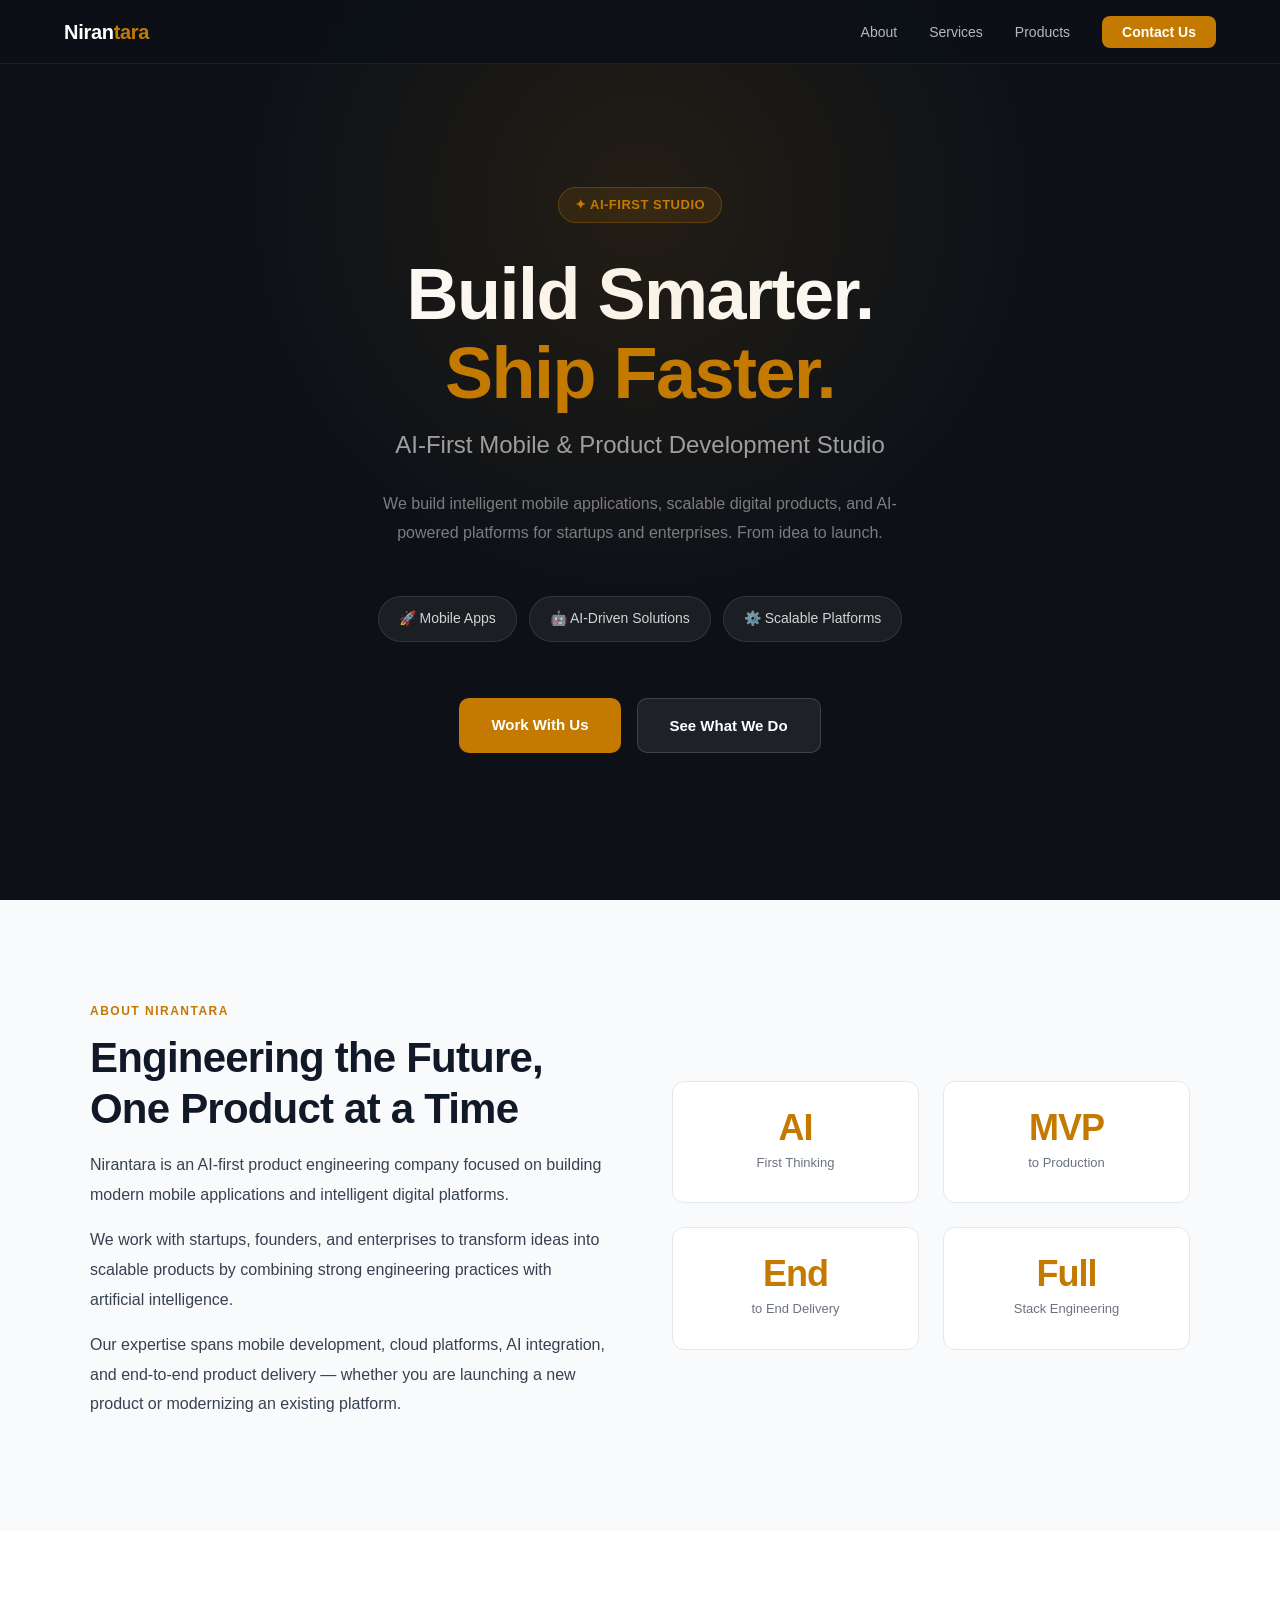
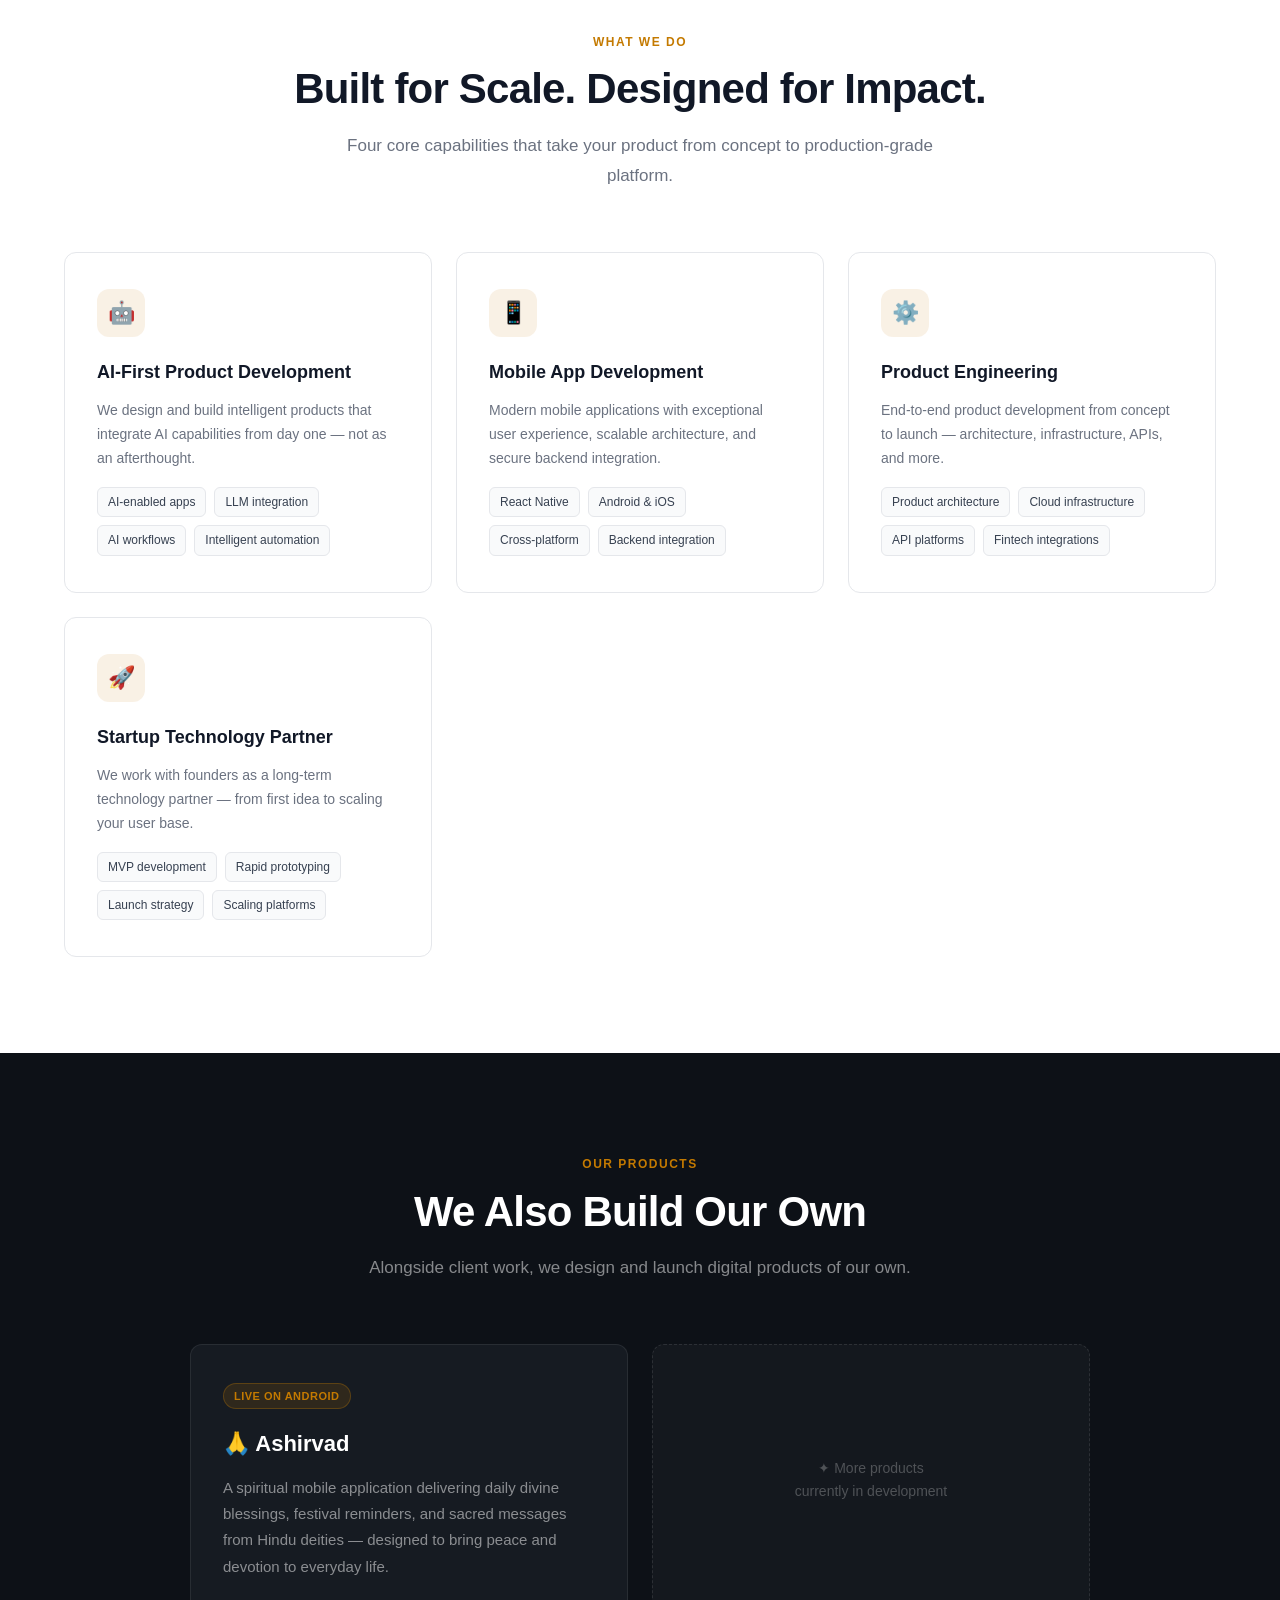
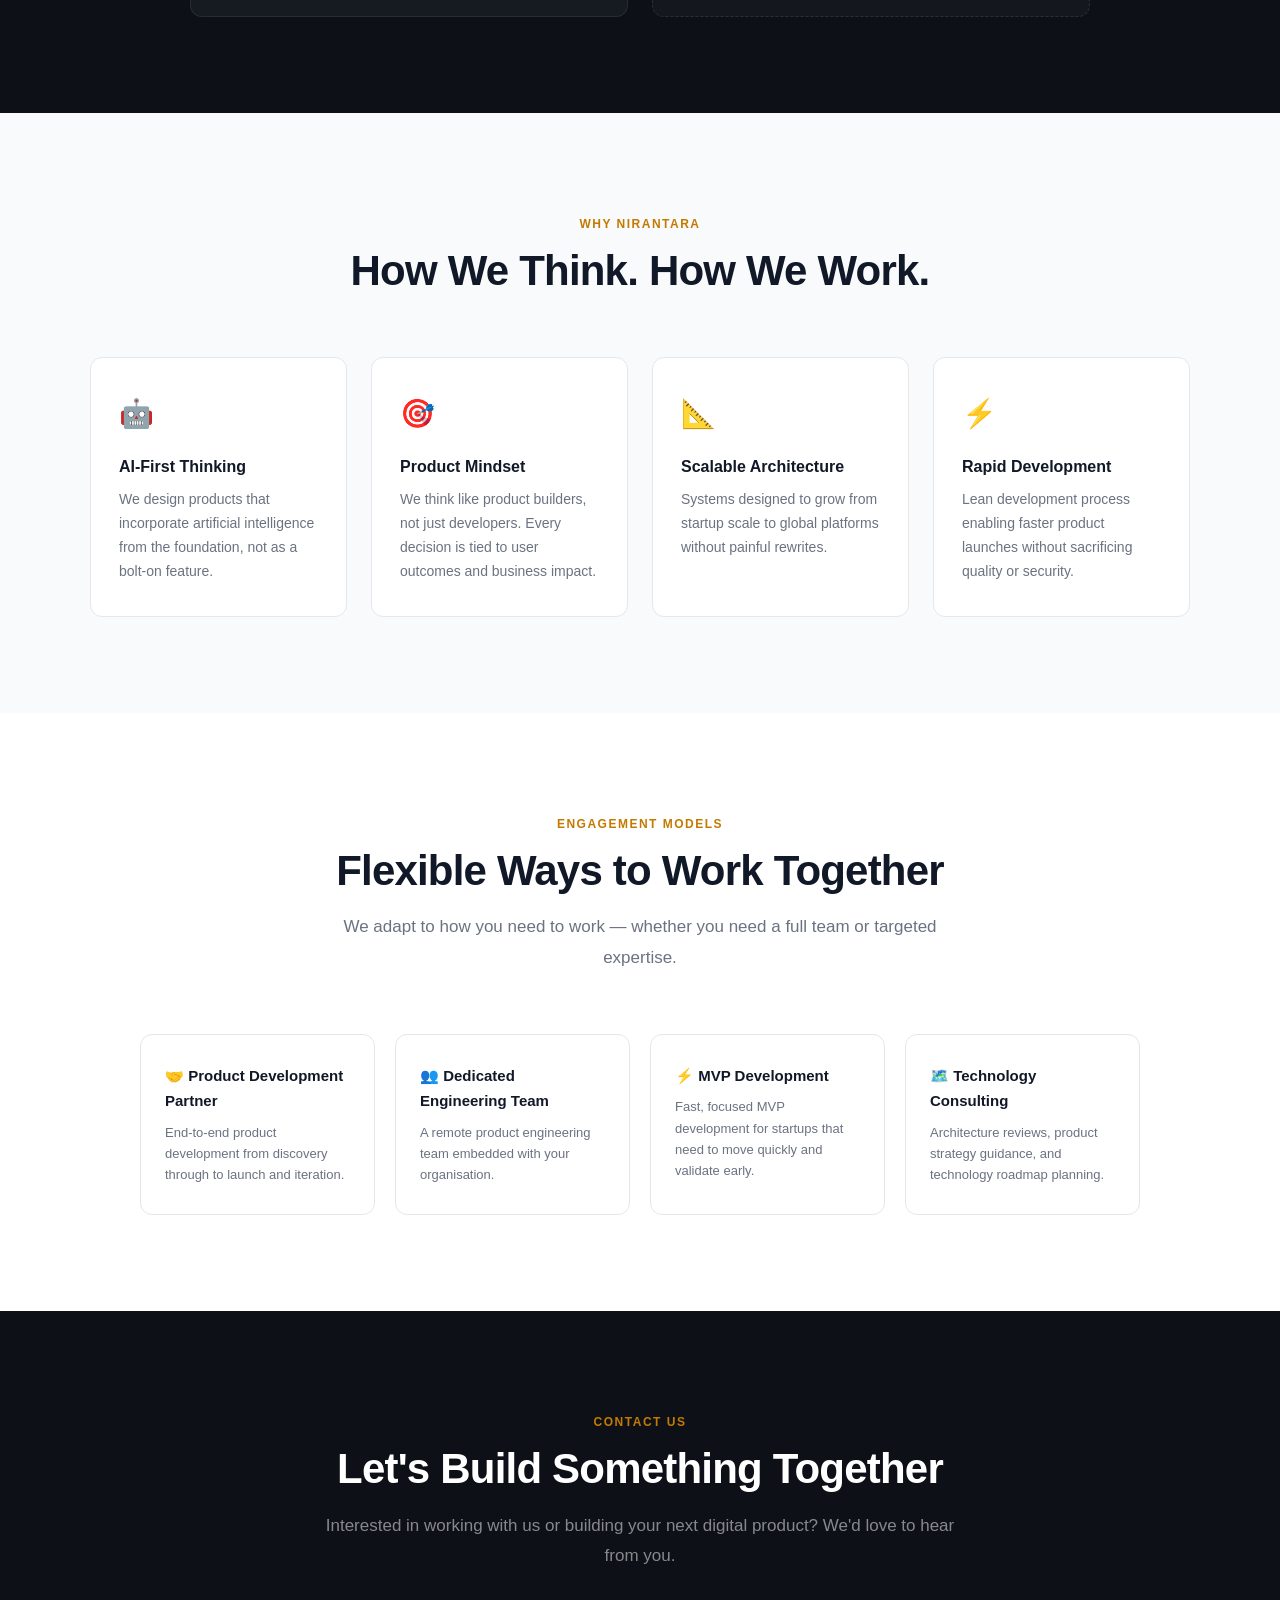
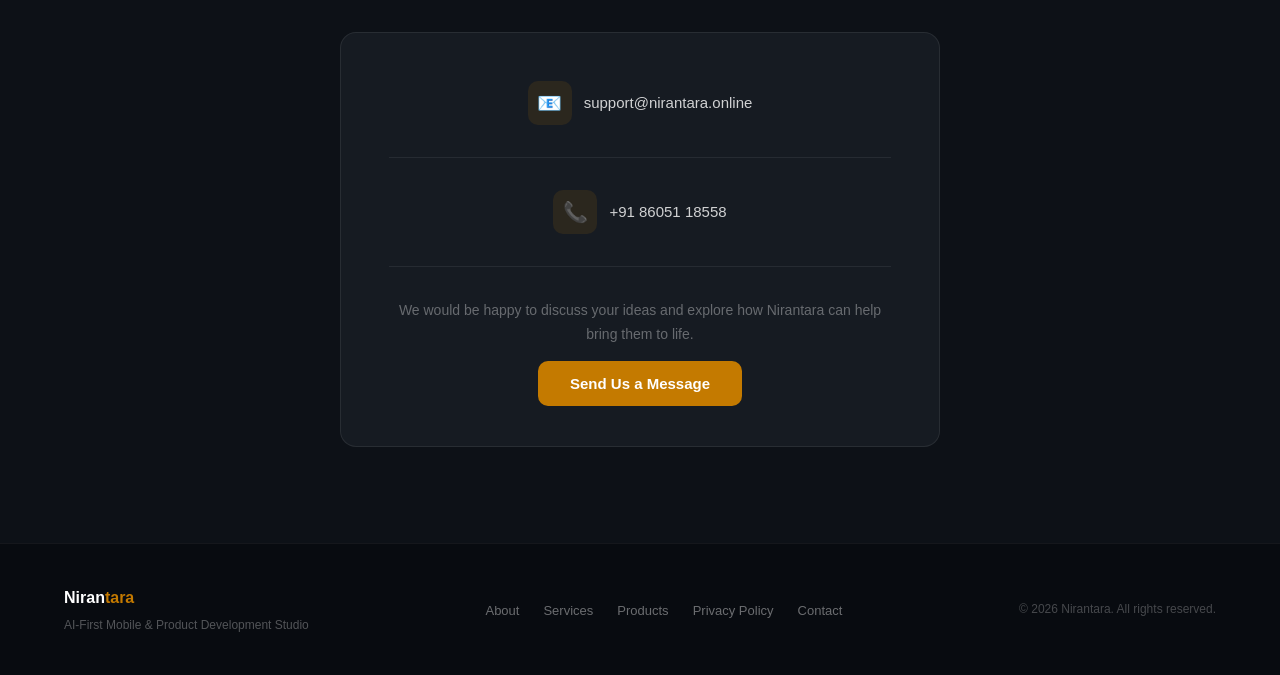
<file: index.html>
<!DOCTYPE html>
<html lang="en">
<head>
  <meta charset="UTF-8" />
  <meta name="viewport" content="width=device-width, initial-scale=1.0" />
  <meta name="description" content="Nirantara — AI-First Mobile & Product Development Studio. We build intelligent mobile applications, scalable digital products, and AI-powered platforms." />
  <title>Nirantara — AI-First Mobile & Product Development Studio</title>
  <style>
    *, *::before, *::after { box-sizing: border-box; margin: 0; padding: 0; }

    :root {
      --brand: #C47A00;
      --brand-dark: #8B5500;
      --dark: #0D1117;
      --dark2: #161B22;
      --dark3: #1F2937;
      --light: #F9FAFB;
      --muted: #6B7280;
      --border: #E5E7EB;
      --white: #FFFFFF;
      --radius: 12px;
    }

    html { scroll-behavior: smooth; }

    body {
      font-family: -apple-system, BlinkMacSystemFont, 'Segoe UI', Roboto, 'Helvetica Neue', sans-serif;
      background: var(--white);
      color: #111827;
      line-height: 1.7;
      -webkit-font-smoothing: antialiased;
    }

    /* ── NAV ── */
    nav {
      position: fixed;
      top: 0; left: 0; right: 0;
      z-index: 100;
      background: rgba(13,17,23,0.95);
      backdrop-filter: blur(12px);
      border-bottom: 1px solid rgba(255,255,255,0.07);
      padding: 0 5%;
      height: 64px;
      display: flex;
      align-items: center;
      justify-content: space-between;
    }

    .nav-logo {
      font-size: 20px;
      font-weight: 700;
      color: var(--white);
      text-decoration: none;
      letter-spacing: -0.3px;
    }

    .nav-logo span { color: var(--brand); }

    .nav-links {
      display: flex;
      gap: 32px;
      list-style: none;
    }

    .nav-links a {
      color: rgba(255,255,255,0.7);
      text-decoration: none;
      font-size: 14px;
      font-weight: 500;
      transition: color 0.2s;
    }

    .nav-links a:hover { color: var(--white); }

    .nav-cta {
      background: var(--brand);
      color: var(--white) !important;
      padding: 8px 20px;
      border-radius: 8px;
      font-weight: 600 !important;
    }

    .nav-cta:hover { background: var(--brand-dark); color: var(--white) !important; }

    /* ── HERO ── */
    .hero {
      background: var(--dark);
      min-height: 100vh;
      display: flex;
      flex-direction: column;
      align-items: center;
      justify-content: center;
      text-align: center;
      padding: 120px 5% 80px;
      position: relative;
      overflow: hidden;
    }

    .hero::before {
      content: '';
      position: absolute;
      top: -200px; left: 50%;
      transform: translateX(-50%);
      width: 800px; height: 800px;
      background: radial-gradient(ellipse, rgba(196,122,0,0.12) 0%, transparent 70%);
      pointer-events: none;
    }

    .hero-badge {
      display: inline-flex;
      align-items: center;
      gap: 8px;
      background: rgba(196,122,0,0.12);
      border: 1px solid rgba(196,122,0,0.3);
      color: var(--brand);
      font-size: 13px;
      font-weight: 600;
      padding: 6px 16px;
      border-radius: 999px;
      margin-bottom: 32px;
      letter-spacing: 0.5px;
      text-transform: uppercase;
    }

    .hero h1 {
      font-size: clamp(36px, 6vw, 72px);
      font-weight: 800;
      color: var(--white);
      letter-spacing: -1.5px;
      line-height: 1.1;
      margin-bottom: 12px;
    }

    .hero h1 span { color: var(--brand); }

    .hero-sub {
      font-size: clamp(18px, 2.5vw, 24px);
      color: rgba(255,255,255,0.6);
      font-weight: 400;
      margin-bottom: 24px;
      max-width: 640px;
    }

    .hero-desc {
      font-size: 16px;
      color: rgba(255,255,255,0.45);
      max-width: 560px;
      margin-bottom: 48px;
      line-height: 1.8;
    }

    .hero-pills {
      display: flex;
      gap: 12px;
      flex-wrap: wrap;
      justify-content: center;
      margin-bottom: 56px;
    }

    .hero-pill {
      background: rgba(255,255,255,0.06);
      border: 1px solid rgba(255,255,255,0.1);
      color: rgba(255,255,255,0.8);
      padding: 10px 20px;
      border-radius: 999px;
      font-size: 14px;
      font-weight: 500;
    }

    .hero-actions {
      display: flex;
      gap: 16px;
      flex-wrap: wrap;
      justify-content: center;
    }

    .btn-primary {
      background: var(--brand);
      color: var(--white);
      padding: 14px 32px;
      border-radius: 10px;
      text-decoration: none;
      font-size: 15px;
      font-weight: 600;
      transition: background 0.2s, transform 0.15s;
    }

    .btn-primary:hover { background: var(--brand-dark); transform: translateY(-1px); }

    .btn-ghost {
      background: rgba(255,255,255,0.07);
      border: 1px solid rgba(255,255,255,0.15);
      color: var(--white);
      padding: 14px 32px;
      border-radius: 10px;
      text-decoration: none;
      font-size: 15px;
      font-weight: 600;
      transition: background 0.2s;
    }

    .btn-ghost:hover { background: rgba(255,255,255,0.12); }

    /* ── SECTION BASE ── */
    section { padding: 96px 5%; }

    .section-label {
      display: inline-block;
      font-size: 12px;
      font-weight: 700;
      letter-spacing: 1.5px;
      text-transform: uppercase;
      color: var(--brand);
      margin-bottom: 12px;
    }

    .section-title {
      font-size: clamp(28px, 4vw, 42px);
      font-weight: 800;
      letter-spacing: -0.8px;
      line-height: 1.2;
      margin-bottom: 16px;
      color: #111827;
    }

    .section-desc {
      font-size: 17px;
      color: var(--muted);
      max-width: 640px;
      line-height: 1.8;
    }

    .section-header { margin-bottom: 60px; }

    .center { text-align: center; }
    .center .section-desc { margin: 0 auto; }

    /* ── ABOUT ── */
    .about { background: var(--light); }

    .about-grid {
      display: grid;
      grid-template-columns: 1fr 1fr;
      gap: 64px;
      align-items: center;
      max-width: 1100px;
      margin: 0 auto;
    }

    .about-text p {
      font-size: 16px;
      color: #374151;
      margin-bottom: 16px;
      line-height: 1.85;
    }

    .about-stats {
      display: grid;
      grid-template-columns: 1fr 1fr;
      gap: 24px;
    }

    .stat-card {
      background: var(--white);
      border: 1px solid var(--border);
      border-radius: var(--radius);
      padding: 28px 24px;
      text-align: center;
    }

    .stat-card .stat-num {
      font-size: 36px;
      font-weight: 800;
      color: var(--brand);
      letter-spacing: -1px;
      line-height: 1;
      margin-bottom: 6px;
    }

    .stat-card .stat-label {
      font-size: 13px;
      color: var(--muted);
      font-weight: 500;
    }

    /* ── SERVICES ── */
    .services-grid {
      display: grid;
      grid-template-columns: repeat(auto-fit, minmax(280px, 1fr));
      gap: 24px;
      max-width: 1200px;
      margin: 0 auto;
    }

    .service-card {
      background: var(--white);
      border: 1px solid var(--border);
      border-radius: var(--radius);
      padding: 36px 32px;
      transition: box-shadow 0.2s, border-color 0.2s;
    }

    .service-card:hover {
      box-shadow: 0 8px 32px rgba(0,0,0,0.08);
      border-color: rgba(196,122,0,0.3);
    }

    .service-icon {
      width: 48px;
      height: 48px;
      background: rgba(196,122,0,0.1);
      border-radius: 12px;
      display: flex;
      align-items: center;
      justify-content: center;
      font-size: 22px;
      margin-bottom: 20px;
    }

    .service-card h3 {
      font-size: 18px;
      font-weight: 700;
      margin-bottom: 12px;
      color: #111827;
    }

    .service-card .desc {
      font-size: 14px;
      color: var(--muted);
      margin-bottom: 16px;
      line-height: 1.7;
    }

    .service-tags {
      display: flex;
      flex-wrap: wrap;
      gap: 8px;
      margin-top: 16px;
    }

    .tag {
      background: var(--light);
      border: 1px solid var(--border);
      color: #374151;
      font-size: 12px;
      font-weight: 500;
      padding: 4px 10px;
      border-radius: 6px;
    }

    /* ── PRODUCTS ── */
    .products { background: var(--dark); }

    .products .section-title { color: var(--white); }
    .products .section-desc { color: rgba(255,255,255,0.5); }
    .products .section-label { color: var(--brand); }

    .products-grid {
      display: grid;
      grid-template-columns: repeat(auto-fit, minmax(300px, 1fr));
      gap: 24px;
      max-width: 900px;
      margin: 0 auto;
    }

    .product-card {
      background: var(--dark2);
      border: 1px solid rgba(255,255,255,0.08);
      border-radius: var(--radius);
      padding: 36px 32px;
      transition: border-color 0.2s;
    }

    .product-card:hover { border-color: rgba(196,122,0,0.4); }

    .product-badge {
      display: inline-block;
      background: rgba(196,122,0,0.15);
      border: 1px solid rgba(196,122,0,0.3);
      color: var(--brand);
      font-size: 11px;
      font-weight: 700;
      padding: 3px 10px;
      border-radius: 999px;
      margin-bottom: 16px;
      text-transform: uppercase;
      letter-spacing: 0.5px;
    }

    .product-card h3 {
      font-size: 22px;
      font-weight: 700;
      color: var(--white);
      margin-bottom: 12px;
    }

    .product-card p {
      font-size: 15px;
      color: rgba(255,255,255,0.5);
      line-height: 1.75;
    }

    .product-coming {
      background: rgba(255,255,255,0.03);
      border: 1px dashed rgba(255,255,255,0.1);
      border-radius: var(--radius);
      padding: 36px 32px;
      display: flex;
      align-items: center;
      justify-content: center;
    }

    .product-coming p {
      font-size: 14px;
      color: rgba(255,255,255,0.25);
      text-align: center;
    }

    /* ── WHY ── */
    .why { background: var(--light); }

    .why-grid {
      display: grid;
      grid-template-columns: repeat(auto-fit, minmax(220px, 1fr));
      gap: 24px;
      max-width: 1100px;
      margin: 0 auto;
    }

    .why-card {
      background: var(--white);
      border: 1px solid var(--border);
      border-radius: var(--radius);
      padding: 32px 28px;
    }

    .why-icon {
      font-size: 28px;
      margin-bottom: 16px;
    }

    .why-card h3 {
      font-size: 16px;
      font-weight: 700;
      margin-bottom: 8px;
      color: #111827;
    }

    .why-card p {
      font-size: 14px;
      color: var(--muted);
      line-height: 1.7;
    }

    /* ── ENGAGEMENT ── */
    .engagement-grid {
      display: grid;
      grid-template-columns: repeat(auto-fit, minmax(220px, 1fr));
      gap: 20px;
      max-width: 1000px;
      margin: 0 auto;
    }

    .engagement-card {
      border: 1px solid var(--border);
      border-radius: var(--radius);
      padding: 28px 24px;
      transition: border-color 0.2s, background 0.2s;
    }

    .engagement-card:hover {
      background: var(--light);
      border-color: rgba(196,122,0,0.3);
    }

    .engagement-card h3 {
      font-size: 15px;
      font-weight: 700;
      color: #111827;
      margin-bottom: 8px;
    }

    .engagement-card p {
      font-size: 13px;
      color: var(--muted);
      line-height: 1.65;
    }

    /* ── CONTACT ── */
    .contact { background: var(--dark); }

    .contact .section-title { color: var(--white); }
    .contact .section-desc { color: rgba(255,255,255,0.5); }
    .contact .section-label { color: var(--brand); }

    .contact-box {
      max-width: 600px;
      margin: 0 auto;
      background: var(--dark2);
      border: 1px solid rgba(255,255,255,0.08);
      border-radius: 16px;
      padding: 48px;
      text-align: center;
    }

    .contact-item {
      display: flex;
      align-items: center;
      justify-content: center;
      gap: 12px;
      margin-bottom: 20px;
    }

    .contact-item:last-child { margin-bottom: 0; }

    .contact-icon {
      font-size: 20px;
      width: 44px;
      height: 44px;
      background: rgba(196,122,0,0.12);
      border-radius: 10px;
      display: flex;
      align-items: center;
      justify-content: center;
      flex-shrink: 0;
    }

    .contact-item a {
      color: rgba(255,255,255,0.8);
      text-decoration: none;
      font-size: 15px;
      font-weight: 500;
      transition: color 0.2s;
    }

    .contact-item a:hover { color: var(--brand); }

    .contact-divider {
      border: none;
      border-top: 1px solid rgba(255,255,255,0.07);
      margin: 32px 0;
    }

    .contact-cta-text {
      font-size: 14px;
      color: rgba(255,255,255,0.35);
      margin-bottom: 24px;
    }

    /* ── FOOTER ── */
    footer {
      background: #080B10;
      padding: 40px 5%;
      display: flex;
      align-items: center;
      justify-content: space-between;
      flex-wrap: wrap;
      gap: 16px;
      border-top: 1px solid rgba(255,255,255,0.05);
    }

    .footer-logo {
      font-size: 16px;
      font-weight: 700;
      color: var(--white);
      text-decoration: none;
    }

    .footer-logo span { color: var(--brand); }

    .footer-tagline {
      font-size: 12px;
      color: rgba(255,255,255,0.3);
      margin-top: 4px;
    }

    .footer-links {
      display: flex;
      gap: 24px;
      list-style: none;
    }

    .footer-links a {
      font-size: 13px;
      color: rgba(255,255,255,0.4);
      text-decoration: none;
      transition: color 0.2s;
    }

    .footer-links a:hover { color: rgba(255,255,255,0.8); }

    .footer-copy {
      font-size: 12px;
      color: rgba(255,255,255,0.25);
    }

    /* ── RESPONSIVE ── */
    @media (max-width: 768px) {
      nav { padding: 0 20px; }
      .nav-links { display: none; }
      section { padding: 72px 20px; }
      .about-grid { grid-template-columns: 1fr; gap: 40px; }
      .about-stats { grid-template-columns: 1fr 1fr; }
      .contact-box { padding: 32px 24px; }
      footer { flex-direction: column; text-align: center; align-items: center; }
      .footer-links { flex-wrap: wrap; justify-content: center; }
    }
  </style>
</head>
<body>

<!-- NAV -->
<nav>
  <a href="#" class="nav-logo">Niran<span>tara</span></a>
  <ul class="nav-links">
    <li><a href="#about">About</a></li>
    <li><a href="#services">Services</a></li>
    <li><a href="#products">Products</a></li>
    <li><a href="#contact" class="nav-cta">Contact Us</a></li>
  </ul>
</nav>

<!-- HERO -->
<section class="hero">
  <div class="hero-badge">✦ AI-First Studio</div>
  <h1>Build Smarter.<br><span>Ship Faster.</span></h1>
  <p class="hero-sub">AI-First Mobile &amp; Product Development Studio</p>
  <p class="hero-desc">We build intelligent mobile applications, scalable digital products, and AI-powered platforms for startups and enterprises. From idea to launch.</p>
  <div class="hero-pills">
    <span class="hero-pill">🚀 Mobile Apps</span>
    <span class="hero-pill">🤖 AI-Driven Solutions</span>
    <span class="hero-pill">⚙️ Scalable Platforms</span>
  </div>
  <div class="hero-actions">
    <a href="#contact" class="btn-primary">Work With Us</a>
    <a href="#services" class="btn-ghost">See What We Do</a>
  </div>
</section>

<!-- ABOUT -->
<section class="about" id="about">
  <div class="about-grid">
    <div class="about-text">
      <span class="section-label">About Nirantara</span>
      <h2 class="section-title">Engineering the Future,<br>One Product at a Time</h2>
      <p>Nirantara is an AI-first product engineering company focused on building modern mobile applications and intelligent digital platforms.</p>
      <p>We work with startups, founders, and enterprises to transform ideas into scalable products by combining strong engineering practices with artificial intelligence.</p>
      <p>Our expertise spans mobile development, cloud platforms, AI integration, and end-to-end product delivery — whether you are launching a new product or modernizing an existing platform.</p>
    </div>
    <div class="about-stats">
      <div class="stat-card">
        <div class="stat-num">AI</div>
        <div class="stat-label">First Thinking</div>
      </div>
      <div class="stat-card">
        <div class="stat-num">MVP</div>
        <div class="stat-label">to Production</div>
      </div>
      <div class="stat-card">
        <div class="stat-num">End</div>
        <div class="stat-label">to End Delivery</div>
      </div>
      <div class="stat-card">
        <div class="stat-num">Full</div>
        <div class="stat-label">Stack Engineering</div>
      </div>
    </div>
  </div>
</section>

<!-- SERVICES -->
<section id="services">
  <div class="section-header center">
    <span class="section-label">What We Do</span>
    <h2 class="section-title">Built for Scale. Designed for Impact.</h2>
    <p class="section-desc">Four core capabilities that take your product from concept to production-grade platform.</p>
  </div>
  <div class="services-grid">

    <div class="service-card">
      <div class="service-icon">🤖</div>
      <h3>AI-First Product Development</h3>
      <p class="desc">We design and build intelligent products that integrate AI capabilities from day one — not as an afterthought.</p>
      <div class="service-tags">
        <span class="tag">AI-enabled apps</span>
        <span class="tag">LLM integration</span>
        <span class="tag">AI workflows</span>
        <span class="tag">Intelligent automation</span>
      </div>
    </div>

    <div class="service-card">
      <div class="service-icon">📱</div>
      <h3>Mobile App Development</h3>
      <p class="desc">Modern mobile applications with exceptional user experience, scalable architecture, and secure backend integration.</p>
      <div class="service-tags">
        <span class="tag">React Native</span>
        <span class="tag">Android &amp; iOS</span>
        <span class="tag">Cross-platform</span>
        <span class="tag">Backend integration</span>
      </div>
    </div>

    <div class="service-card">
      <div class="service-icon">⚙️</div>
      <h3>Product Engineering</h3>
      <p class="desc">End-to-end product development from concept to launch — architecture, infrastructure, APIs, and more.</p>
      <div class="service-tags">
        <span class="tag">Product architecture</span>
        <span class="tag">Cloud infrastructure</span>
        <span class="tag">API platforms</span>
        <span class="tag">Fintech integrations</span>
      </div>
    </div>

    <div class="service-card">
      <div class="service-icon">🚀</div>
      <h3>Startup Technology Partner</h3>
      <p class="desc">We work with founders as a long-term technology partner — from first idea to scaling your user base.</p>
      <div class="service-tags">
        <span class="tag">MVP development</span>
        <span class="tag">Rapid prototyping</span>
        <span class="tag">Launch strategy</span>
        <span class="tag">Scaling platforms</span>
      </div>
    </div>

  </div>
</section>

<!-- PRODUCTS -->
<section class="products" id="products">
  <div class="section-header center">
    <span class="section-label">Our Products</span>
    <h2 class="section-title" style="color:#fff;">We Also Build Our Own</h2>
    <p class="section-desc">Alongside client work, we design and launch digital products of our own.</p>
  </div>
  <div class="products-grid">

    <div class="product-card">
      <span class="product-badge">Live on Android</span>
      <h3>🙏 Ashirvad</h3>
      <p>A spiritual mobile application delivering daily divine blessings, festival reminders, and sacred messages from Hindu deities — designed to bring peace and devotion to everyday life.</p>
    </div>

    <div class="product-coming">
      <p>✦ More products<br>currently in development</p>
    </div>

  </div>
</section>

<!-- WHY -->
<section class="why" id="why">
  <div class="section-header center">
    <span class="section-label">Why Nirantara</span>
    <h2 class="section-title">How We Think. How We Work.</h2>
  </div>
  <div class="why-grid">
    <div class="why-card">
      <div class="why-icon">🤖</div>
      <h3>AI-First Thinking</h3>
      <p>We design products that incorporate artificial intelligence from the foundation, not as a bolt-on feature.</p>
    </div>
    <div class="why-card">
      <div class="why-icon">🎯</div>
      <h3>Product Mindset</h3>
      <p>We think like product builders, not just developers. Every decision is tied to user outcomes and business impact.</p>
    </div>
    <div class="why-card">
      <div class="why-icon">📐</div>
      <h3>Scalable Architecture</h3>
      <p>Systems designed to grow from startup scale to global platforms without painful rewrites.</p>
    </div>
    <div class="why-card">
      <div class="why-icon">⚡</div>
      <h3>Rapid Development</h3>
      <p>Lean development process enabling faster product launches without sacrificing quality or security.</p>
    </div>
  </div>
</section>

<!-- ENGAGEMENT -->
<section id="engagement">
  <div class="section-header center">
    <span class="section-label">Engagement Models</span>
    <h2 class="section-title">Flexible Ways to Work Together</h2>
    <p class="section-desc">We adapt to how you need to work — whether you need a full team or targeted expertise.</p>
  </div>
  <div class="engagement-grid">
    <div class="engagement-card">
      <h3>🤝 Product Development Partner</h3>
      <p>End-to-end product development from discovery through to launch and iteration.</p>
    </div>
    <div class="engagement-card">
      <h3>👥 Dedicated Engineering Team</h3>
      <p>A remote product engineering team embedded with your organisation.</p>
    </div>
    <div class="engagement-card">
      <h3>⚡ MVP Development</h3>
      <p>Fast, focused MVP development for startups that need to move quickly and validate early.</p>
    </div>
    <div class="engagement-card">
      <h3>🗺️ Technology Consulting</h3>
      <p>Architecture reviews, product strategy guidance, and technology roadmap planning.</p>
    </div>
  </div>
</section>

<!-- CONTACT -->
<section class="contact" id="contact">
  <div class="section-header center">
    <span class="section-label">Contact Us</span>
    <h2 class="section-title">Let's Build Something Together</h2>
    <p class="section-desc">Interested in working with us or building your next digital product? We'd love to hear from you.</p>
  </div>
  <div class="contact-box">
    <div class="contact-item">
      <div class="contact-icon">📧</div>
      <a href="mailto:support@nirantara.online">support@nirantara.online</a>
    </div>
    <hr class="contact-divider" />
    <div class="contact-item">
      <div class="contact-icon">📞</div>
      <a href="tel:+918605118558">+91 86051 18558</a>
    </div>
    <hr class="contact-divider" />
    <p class="contact-cta-text">We would be happy to discuss your ideas and explore how Nirantara can help bring them to life.</p>
    <a href="mailto:support@nirantara.online" class="btn-primary">Send Us a Message</a>
  </div>
</section>

<!-- FOOTER -->
<footer>
  <div>
    <a href="#" class="footer-logo">Niran<span>tara</span></a>
    <p class="footer-tagline">AI-First Mobile &amp; Product Development Studio</p>
  </div>
  <ul class="footer-links">
    <li><a href="#about">About</a></li>
    <li><a href="#services">Services</a></li>
    <li><a href="#products">Products</a></li>
    <li><a href="/ashirvad/privacy-policy/">Privacy Policy</a></li>
    <li><a href="mailto:support@nirantara.online">Contact</a></li>
  </ul>
  <p class="footer-copy">© 2026 Nirantara. All rights reserved.</p>
</footer>

</body>
</html>
</file>
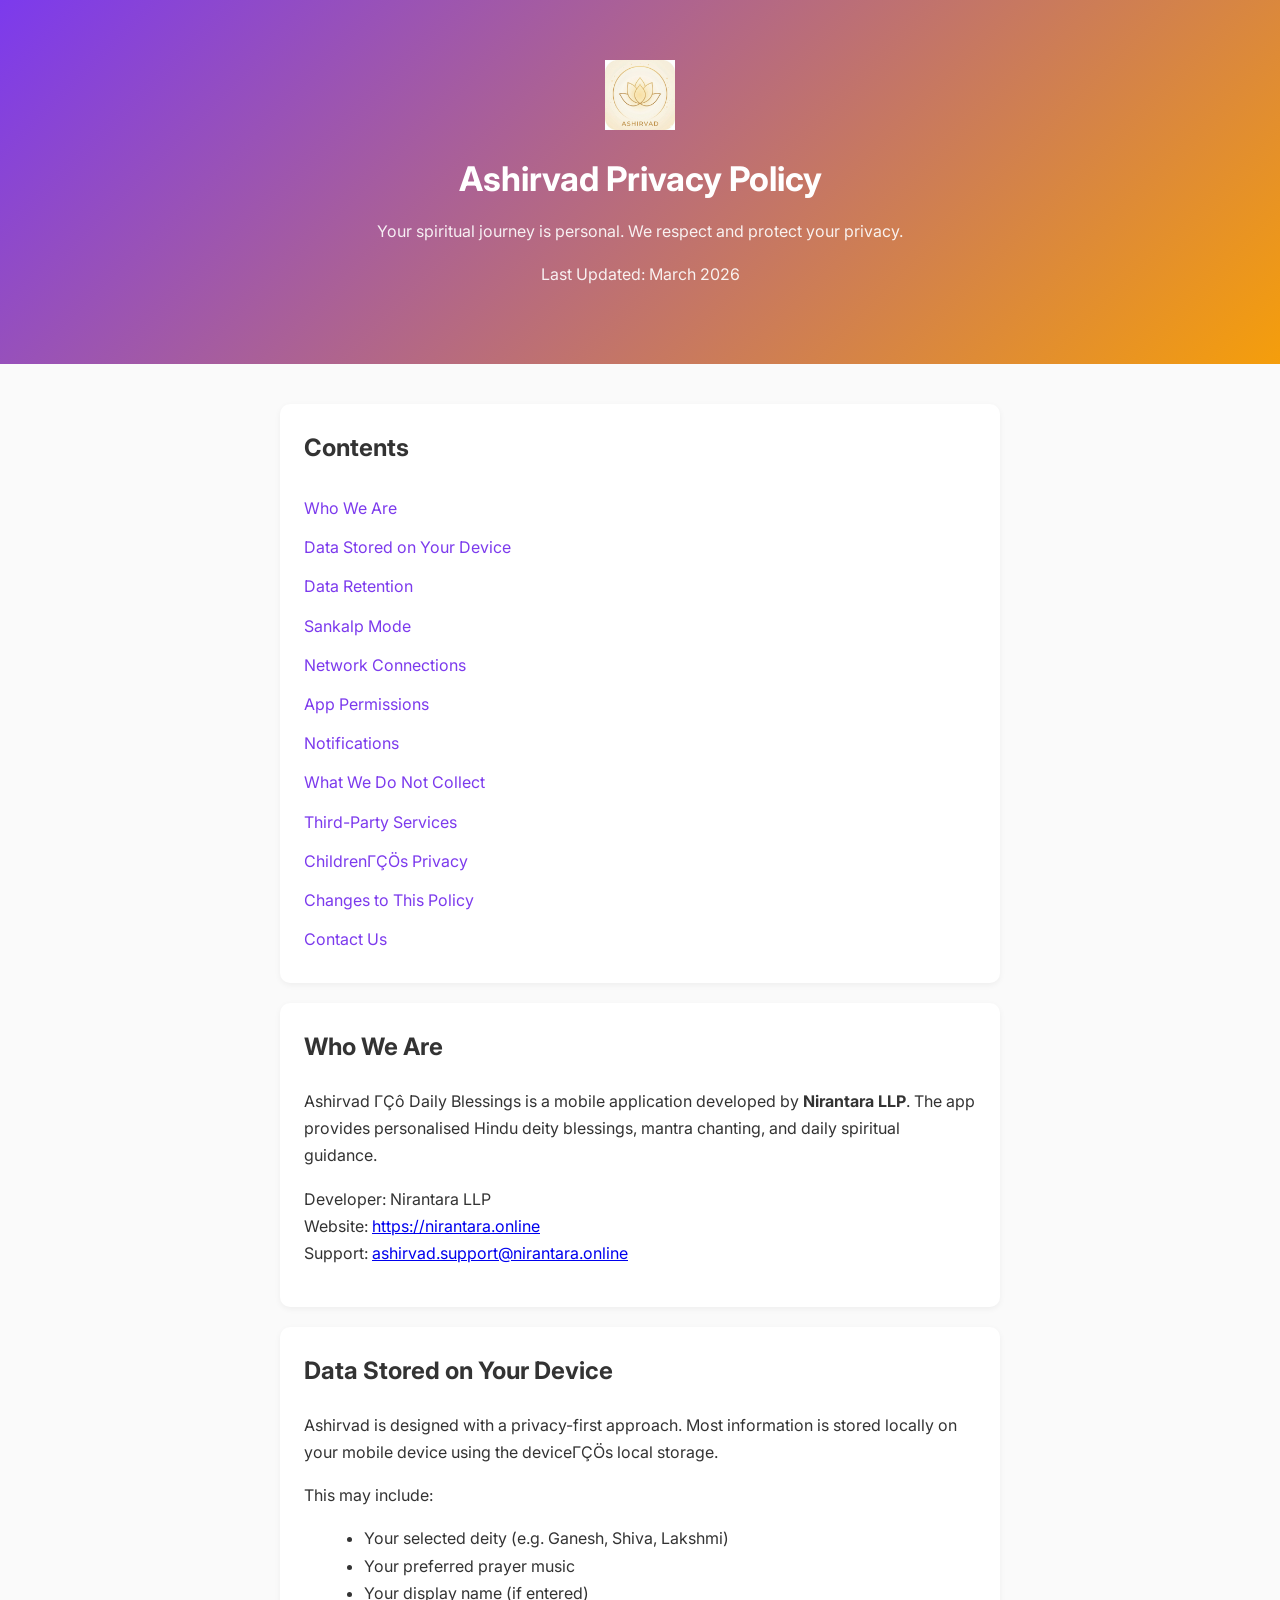
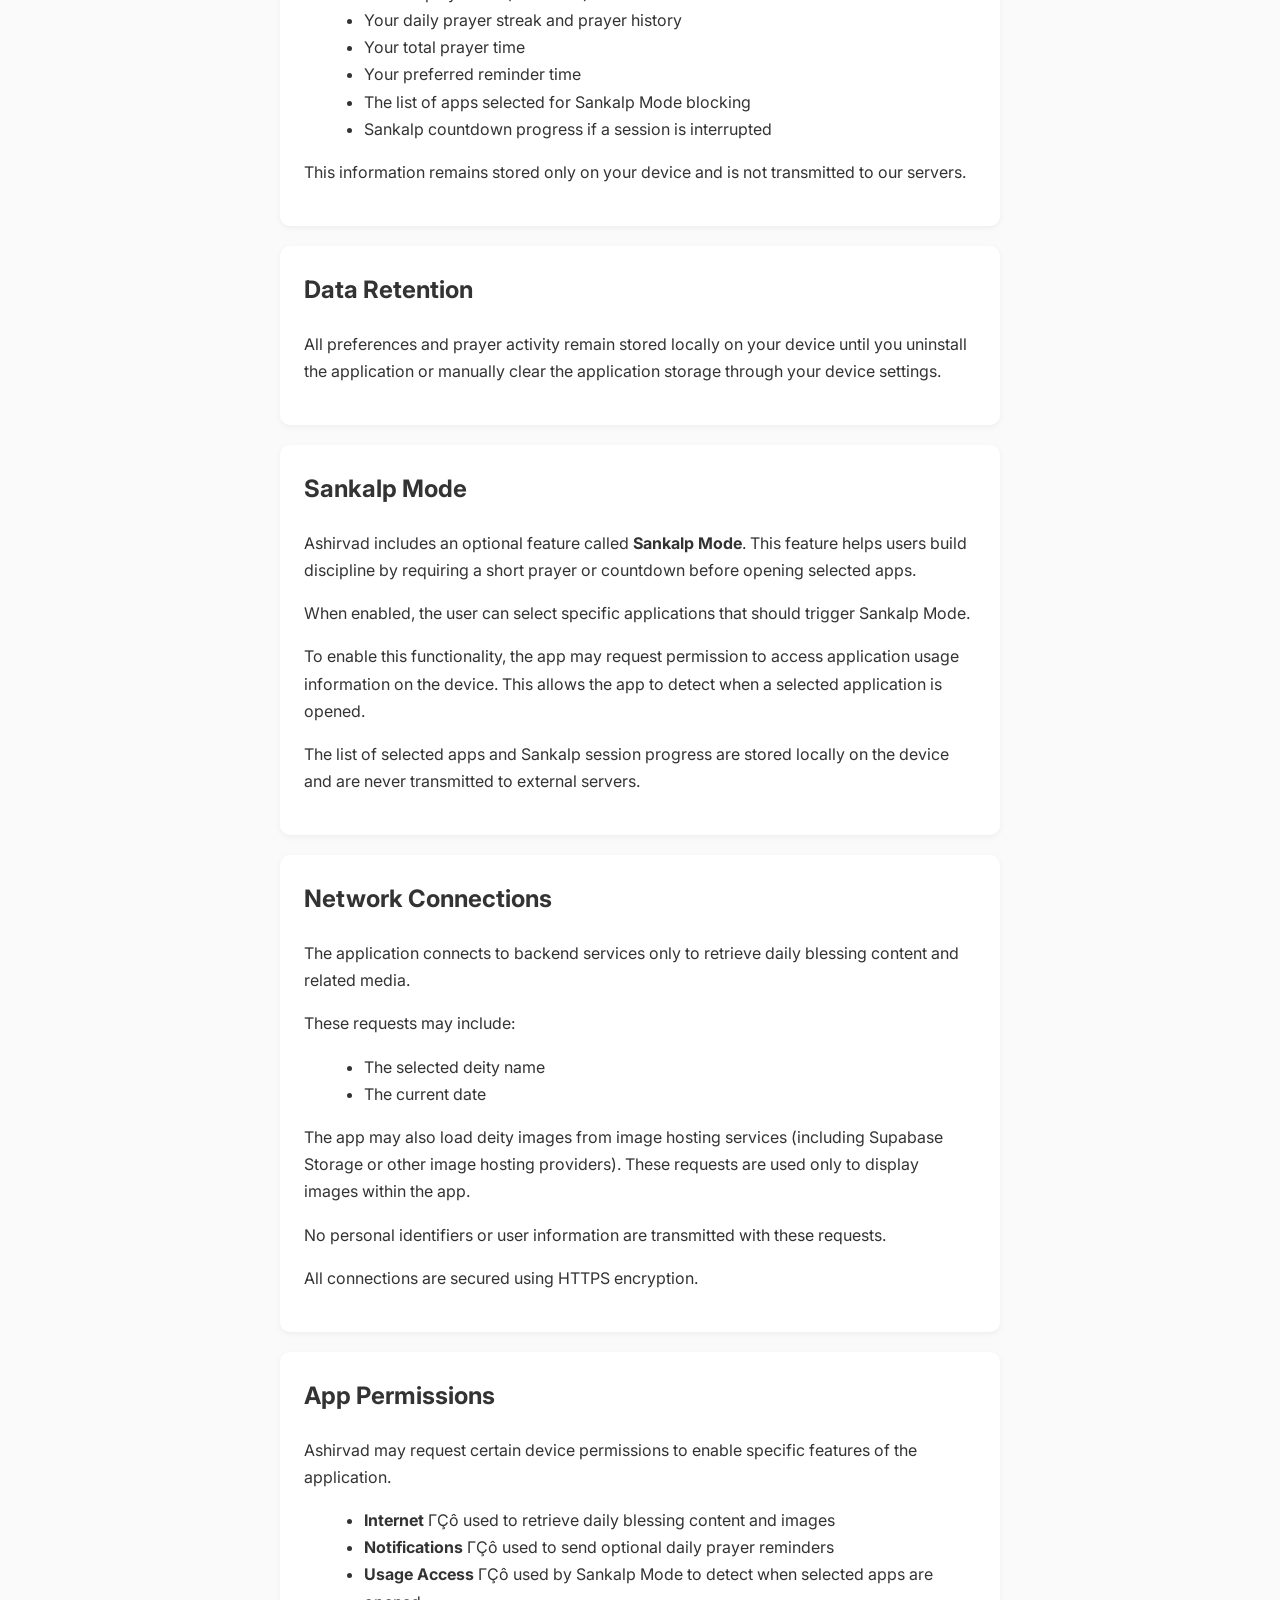
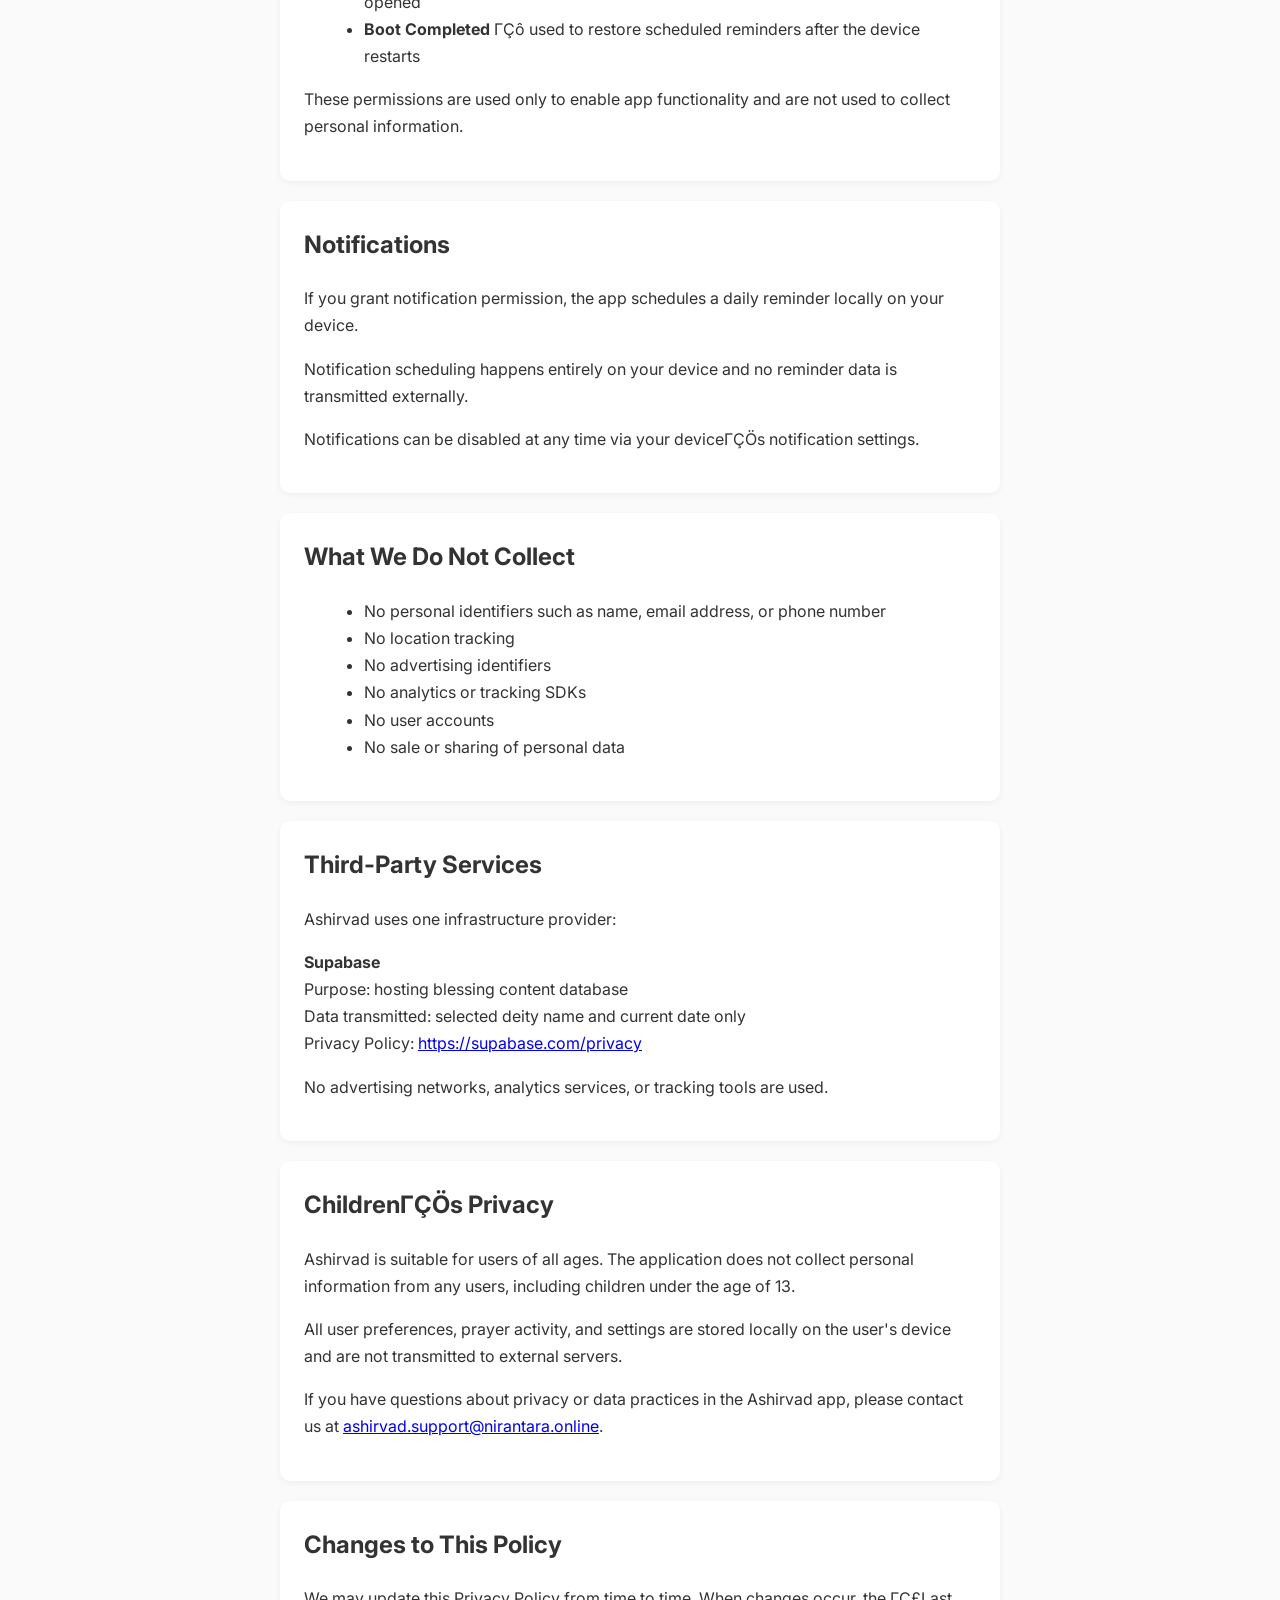
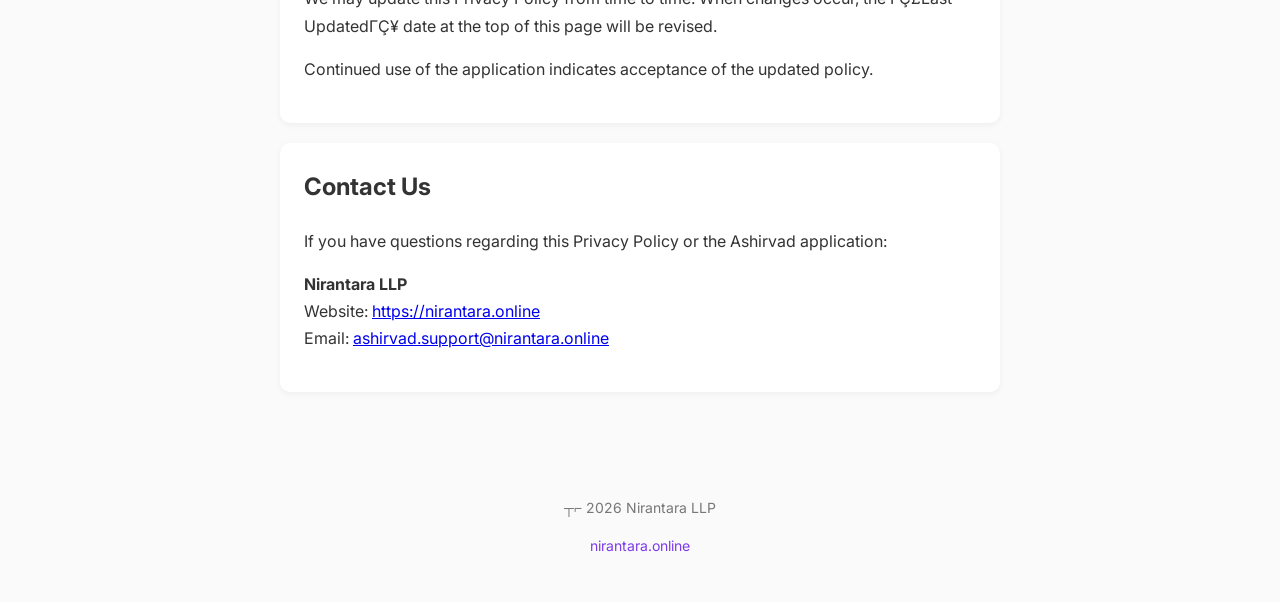
<file: privacy-policy/index.html>
﻿<!DOCTYPE html>
<html lang="en">
<head>
<meta charset="UTF-8">
<meta name="viewport" content="width=device-width, initial-scale=1.0">

<title>Ashirvad Privacy Policy</title>

<link href="https://fonts.googleapis.com/css2?family=Inter:wght@300;400;500;600&display=swap" rel="stylesheet">

<style>

body{
font-family:'Inter',sans-serif;
background:#fafafa;
margin:0;
color:#333;
line-height:1.7;
}

.header{
background:linear-gradient(135deg,#7c3aed,#f59e0b);
color:white;
text-align:center;
padding:60px 20px;
}

.logo{
width:70px;
margin-bottom:12px;
}

.header h1{
margin:0;
font-size:34px;
}

.header p{
margin-top:10px;
opacity:0.9;
}

.container{
max-width:720px;
margin:auto;
padding:40px 20px;
}

.card{
background:white;
padding:24px;
border-radius:10px;
margin-bottom:20px;
box-shadow:0 2px 6px rgba(0,0,0,0.05);
}

h2{
margin-top:0;
}

.toc a{
display:block;
padding:6px 0;
text-decoration:none;
color:#7c3aed;
}

.toc a:hover{
text-decoration:underline;
}

ul{
margin-left:20px;
}

.footer{
text-align:center;
padding:30px;
font-size:14px;
color:#777;
}

.footer a{
color:#7c3aed;
text-decoration:none;
}

.footer a:hover{
text-decoration:underline;
}

</style>
</head>

<body>

<div class="header">

<img src="./logo.png" class="logo" alt="Ashirvad logo">

<h1>Ashirvad Privacy Policy</h1>
<p>Your spiritual journey is personal. We respect and protect your privacy.</p>
<p>Last Updated: March 2026</p>

</div>

<div class="container">

<div class="card toc">
<h2>Contents</h2>

<a href="#who">Who We Are</a>
<a href="#device">Data Stored on Your Device</a>
<a href="#retention">Data Retention</a>
<a href="#sankalp">Sankalp Mode</a>
<a href="#network">Network Connections</a>
<a href="#permissions">App Permissions</a>
<a href="#notifications">Notifications</a>
<a href="#notcollect">What We Do Not Collect</a>
<a href="#thirdparty">Third-Party Services</a>
<a href="#children">ChildrenΓÇÖs Privacy</a>
<a href="#changes">Changes to This Policy</a>
<a href="#contact">Contact Us</a>

</div>


<div class="card" id="who">

<h2>Who We Are</h2>

<p>
Ashirvad ΓÇô Daily Blessings is a mobile application developed by <strong>Nirantara LLP</strong>.
The app provides personalised Hindu deity blessings, mantra chanting, and daily spiritual guidance.
</p>

<p>
Developer: Nirantara LLP<br>
Website: <a href="https://nirantara.online">https://nirantara.online</a><br>
Support: <a href="mailto:ashirvad.support@nirantara.online">ashirvad.support@nirantara.online</a>
</p>

</div>


<div class="card" id="device">

<h2>Data Stored on Your Device</h2>

<p>
Ashirvad is designed with a privacy-first approach. Most information is stored locally on your mobile device using the deviceΓÇÖs local storage.
</p>

<p>This may include:</p>

<ul>
<li>Your selected deity (e.g. Ganesh, Shiva, Lakshmi)</li>
<li>Your preferred prayer music</li>
<li>Your display name (if entered)</li>
<li>Your daily prayer streak and prayer history</li>
<li>Your total prayer time</li>
<li>Your preferred reminder time</li>
<li>The list of apps selected for Sankalp Mode blocking</li>
<li>Sankalp countdown progress if a session is interrupted</li>
</ul>

<p>
This information remains stored only on your device and is not transmitted to our servers.
</p>

</div>


<div class="card" id="retention">

<h2>Data Retention</h2>

<p>
All preferences and prayer activity remain stored locally on your device until you uninstall the application or manually clear the application storage through your device settings.
</p>

</div>


<div class="card" id="sankalp">

<h2>Sankalp Mode</h2>

<p>
Ashirvad includes an optional feature called <strong>Sankalp Mode</strong>. This feature helps users build discipline by requiring a short prayer or countdown before opening selected apps.
</p>

<p>
When enabled, the user can select specific applications that should trigger Sankalp Mode.
</p>

<p>
To enable this functionality, the app may request permission to access application usage information on the device. This allows the app to detect when a selected application is opened.
</p>

<p>
The list of selected apps and Sankalp session progress are stored locally on the device and are never transmitted to external servers.
</p>

</div>


<div class="card" id="network">

<h2>Network Connections</h2>

<p>
The application connects to backend services only to retrieve daily blessing content and related media.
</p>

<p>
These requests may include:
</p>

<ul>
<li>The selected deity name</li>
<li>The current date</li>
</ul>

<p>
The app may also load deity images from image hosting services (including Supabase Storage or other image hosting providers). These requests are used only to display images within the app.
</p>

<p>
No personal identifiers or user information are transmitted with these requests.
</p>

<p>
All connections are secured using HTTPS encryption.
</p>

</div>


<div class="card" id="permissions">

<h2>App Permissions</h2>

<p>
Ashirvad may request certain device permissions to enable specific features of the application.
</p>

<ul>
<li><strong>Internet</strong> ΓÇô used to retrieve daily blessing content and images</li>
<li><strong>Notifications</strong> ΓÇô used to send optional daily prayer reminders</li>
<li><strong>Usage Access</strong> ΓÇô used by Sankalp Mode to detect when selected apps are opened</li>
<li><strong>Boot Completed</strong> ΓÇô used to restore scheduled reminders after the device restarts</li>
</ul>

<p>
These permissions are used only to enable app functionality and are not used to collect personal information.
</p>

</div>


<div class="card" id="notifications">

<h2>Notifications</h2>

<p>
If you grant notification permission, the app schedules a daily reminder locally on your device.
</p>

<p>
Notification scheduling happens entirely on your device and no reminder data is transmitted externally.
</p>

<p>
Notifications can be disabled at any time via your deviceΓÇÖs notification settings.
</p>

</div>


<div class="card" id="notcollect">

<h2>What We Do Not Collect</h2>

<ul>
<li>No personal identifiers such as name, email address, or phone number</li>
<li>No location tracking</li>
<li>No advertising identifiers</li>
<li>No analytics or tracking SDKs</li>
<li>No user accounts</li>
<li>No sale or sharing of personal data</li>
</ul>

</div>


<div class="card" id="thirdparty">

<h2>Third-Party Services</h2>

<p>
Ashirvad uses one infrastructure provider:
</p>

<p>
<strong>Supabase</strong><br>
Purpose: hosting blessing content database<br>
Data transmitted: selected deity name and current date only<br>
Privacy Policy:
<a href="https://supabase.com/privacy">https://supabase.com/privacy</a>
</p>

<p>
No advertising networks, analytics services, or tracking tools are used.
</p>

</div>


<div class="card" id="children">

<h2>ChildrenΓÇÖs Privacy</h2>

<p>
Ashirvad is suitable for users of all ages. The application does not collect personal information from any users, including children under the age of 13.
</p>

<p>
All user preferences, prayer activity, and settings are stored locally on the user's device and are not transmitted to external servers.
</p>

<p>
If you have questions about privacy or data practices in the Ashirvad app, please contact us at
<a href="mailto:ashirvad.support@nirantara.online">ashirvad.support@nirantara.online</a>.
</p>

</div>


<div class="card" id="changes">

<h2>Changes to This Policy</h2>

<p>
We may update this Privacy Policy from time to time. When changes occur,
the ΓÇ£Last UpdatedΓÇ¥ date at the top of this page will be revised.
</p>

<p>
Continued use of the application indicates acceptance of the updated policy.
</p>

</div>


<div class="card" id="contact">

<h2>Contact Us</h2>

<p>If you have questions regarding this Privacy Policy or the Ashirvad application:</p>

<p>
<strong>Nirantara LLP</strong><br>
Website: <a href="https://nirantara.online">https://nirantara.online</a><br>
Email: <a href="mailto:ashirvad.support@nirantara.online">ashirvad.support@nirantara.online</a>
</p>

</div>

</div>


<div class="footer">

<p>┬⌐ 2026 Nirantara LLP</p>
<p><a href="https://nirantara.online">nirantara.online</a></p>

</div>

</body>
</html>
</file>
